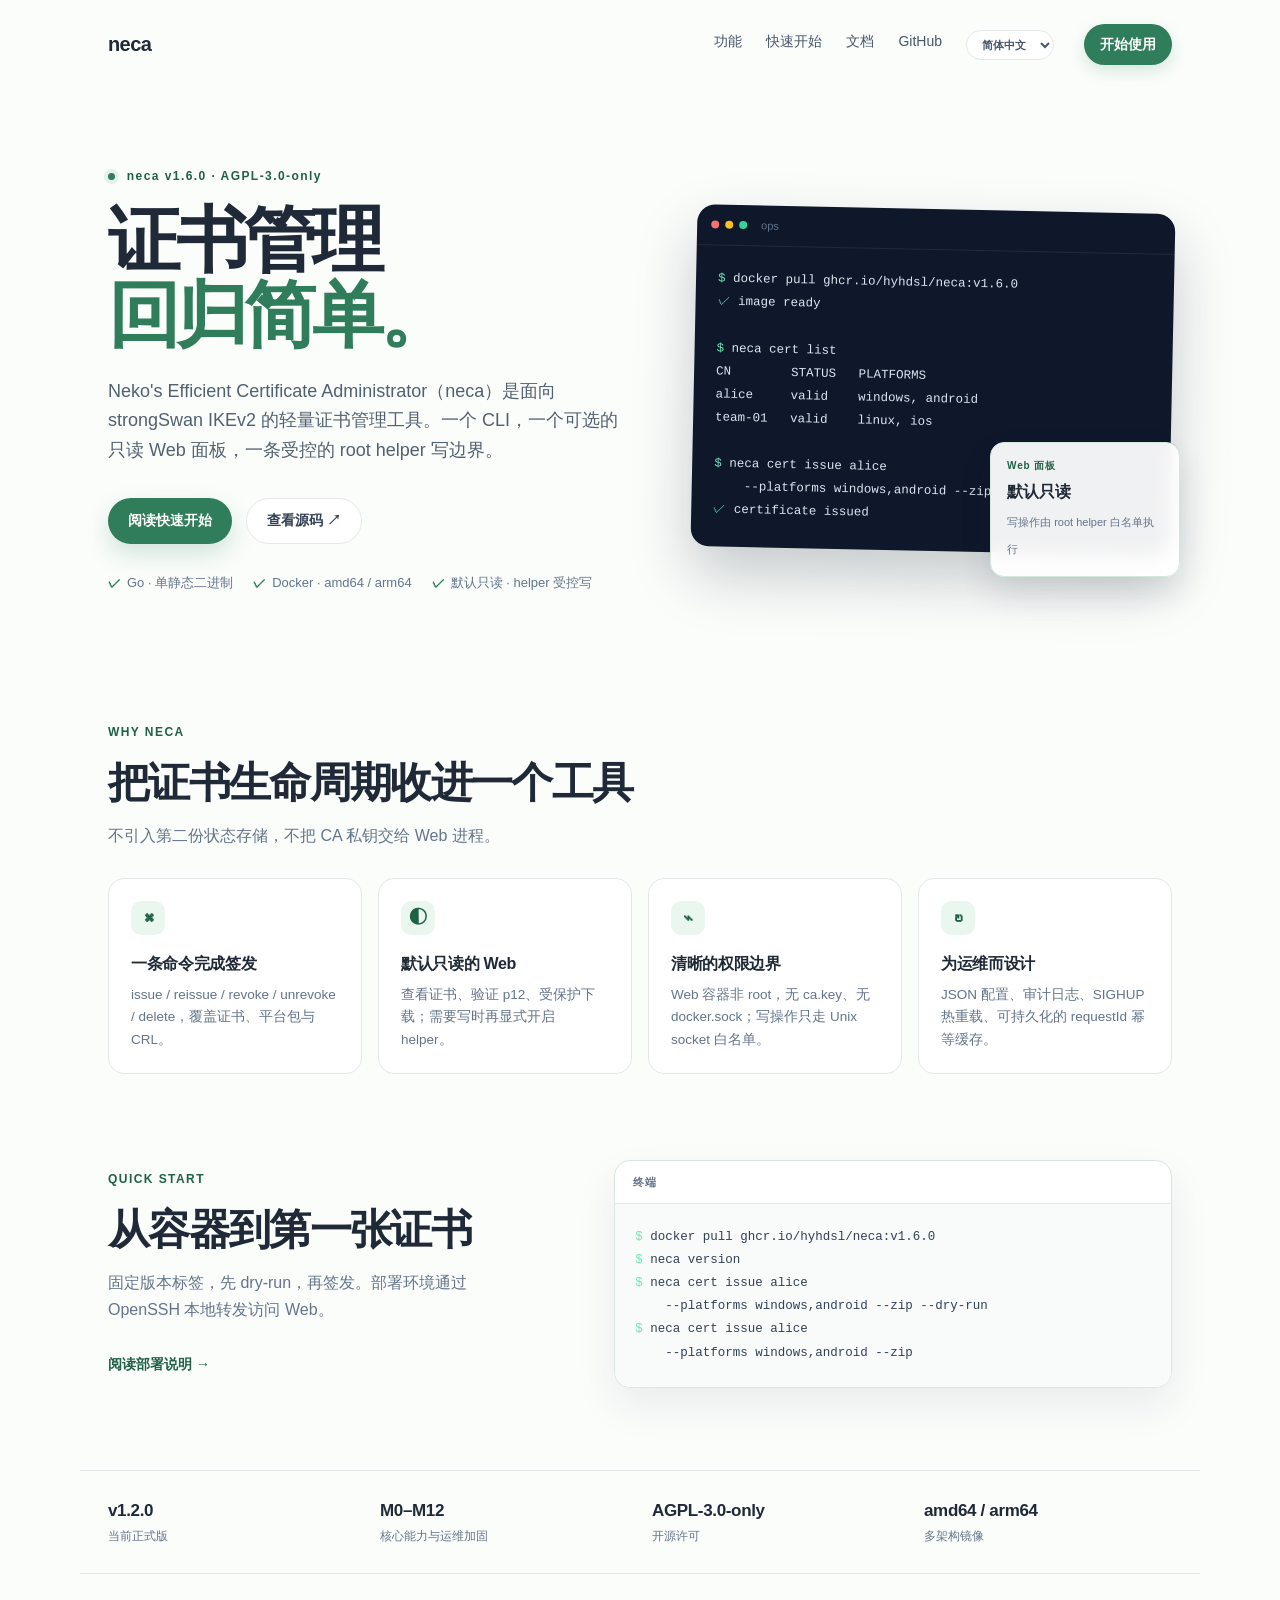
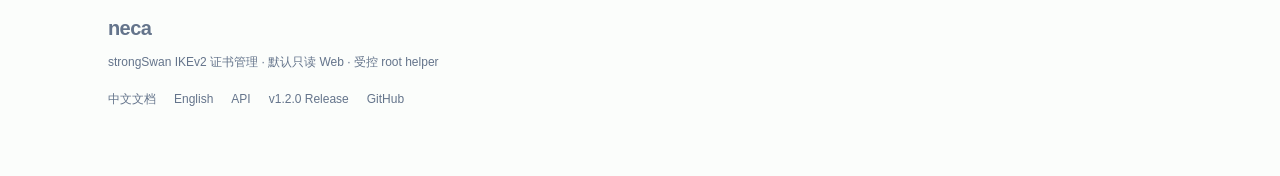
<file: docs/help/index.html>
<!doctype html>
<html lang="zh-CN">
<head>
  <meta charset="utf-8">
  <meta name="viewport" content="width=device-width, initial-scale=1">
  <meta name="description" content="Neko's Efficient Certificate Administrator（neca）：面向 strongSwan IKEv2 的证书管理工具。CLI、只读 Web 面板、受控 root helper。">
  <meta name="theme-color" content="#2f7d5a">
  <title>neca · Neko's Efficient Certificate Administrator</title>
  <link rel="alternate" hreflang="zh-CN" href="https://neca.nekobiglazyer.work/">
  <link rel="alternate" hreflang="en" href="https://neca.nekobiglazyer.work/?lang=en">
  <link rel="alternate" hreflang="zh-Hant-TW" href="https://neca.nekobiglazyer.work/?lang=zh-TW">
  <link rel="stylesheet" href="home.css">
</head>
<body>
  <header class="site-nav">
    <a class="brand" href="/">neca</a>
    <nav aria-label="主导航">
      <a href="#features" data-i18n="nav.features">功能</a>
      <a href="#quickstart" data-i18n="nav.quickstart">快速开始</a>
      <a href="/zh/" data-doc-link="/zh/" data-i18n="nav.docs">文档</a>
      <a href="https://github.com/hyhdsl/neca" rel="noopener" data-i18n="nav.github">GitHub</a>
      <select class="lang-toggle" id="langSelect" aria-label="Language">
        <option value="zh">简体中文</option>
        <option value="zh-TW">繁體中文</option>
        <option value="en">English</option>
      </select>
    </nav>
    <a class="nav-cta" href="/zh/#/getting-started" data-doc-link="/zh/#/getting-started" data-i18n="nav.cta">开始使用</a>
  </header>

  <main>
    <section class="hero">
      <div class="hero-copy">
        <p class="eyebrow"><span class="dot"></span> neca v1.6.0 · AGPL-3.0-only</p>
        <h1 data-i18n-html="hero.title">证书管理<br><em>回归简单。</em></h1>
        <p class="lead" data-i18n="hero.lead">Neko's Efficient Certificate Administrator（neca）是面向 strongSwan IKEv2 的轻量证书管理工具。一个 CLI，一个可选的只读 Web 面板，一条受控的 root helper 写边界。</p>
        <div class="actions">
          <a class="button primary" href="/zh/#/getting-started" data-doc-link="/zh/#/getting-started" data-i18n="hero.start">阅读快速开始</a>
          <a class="button ghost" href="https://github.com/hyhdsl/neca" rel="noopener" data-i18n="hero.source">查看源码 ↗</a>
        </div>
        <ul class="hero-points">
          <li data-i18n="hero.point.go">Go · 单静态二进制</li>
          <li data-i18n="hero.point.docker">Docker · amd64 / arm64</li>
          <li data-i18n="hero.point.safe">默认只读 · helper 受控写</li>
        </ul>
      </div>
      <div class="hero-visual" aria-hidden="true">
        <div class="terminal">
          <div class="terminal-bar"><span></span><span></span><span></span><b>ops</b></div>
          <pre><code><span class="prompt">$</span> docker pull ghcr.io/hyhdsl/neca:v1.6.0
<span class="ok">✓</span> image ready

<span class="prompt">$</span> neca cert list
CN        STATUS   PLATFORMS
alice     valid    windows, android
team-01   valid    linux, ios

<span class="prompt">$</span> neca cert issue alice
    --platforms windows,android --zip
<span class="ok">✓</span> certificate issued
</code></pre>
        </div>
        <div class="floating-card">
          <span class="card-kicker" data-i18n="hero.panel">Web 面板</span>
          <strong data-i18n="hero.readonly">默认只读</strong>
          <small data-i18n="hero.helper">写操作由 root helper 白名单执行</small>
        </div>
      </div>
    </section>

    <section id="features" class="section">
      <div class="section-head">
        <p class="eyebrow" data-i18n="features.kicker">WHY NECA</p>
        <h2 data-i18n="features.title">把证书生命周期收进一个工具</h2>
        <p data-i18n="features.lead">不引入第二份状态存储，不把 CA 私钥交给 Web 进程。</p>
      </div>
      <div class="feature-grid">
        <article class="feature">
          <div class="feature-icon">⌘</div>
          <h3 data-i18n="feature.issue.title">一条命令完成签发</h3>
          <p data-i18n="feature.issue.body">issue / reissue / revoke / unrevoke / delete，覆盖证书、平台包与 CRL。</p>
        </article>
        <article class="feature">
          <div class="feature-icon">◐</div>
          <h3 data-i18n="feature.web.title">默认只读的 Web</h3>
          <p data-i18n="feature.web.body">查看证书、验证 p12、受保护下载；需要写时再显式开启 helper。</p>
        </article>
        <article class="feature">
          <div class="feature-icon">⌁</div>
          <h3 data-i18n="feature.boundary.title">清晰的权限边界</h3>
          <p data-i18n="feature.boundary.body">Web 容器非 root，无 ca.key、无 docker.sock；写操作只走 Unix socket 白名单。</p>
        </article>
        <article class="feature">
          <div class="feature-icon">↻</div>
          <h3 data-i18n="feature.ops.title">为运维而设计</h3>
          <p data-i18n="feature.ops.body">JSON 配置、审计日志、SIGHUP 热重载、可持久化的 requestId 幂等缓存。</p>
        </article>
      </div>
    </section>

    <section id="quickstart" class="quickstart">
      <div class="quickstart-copy">
        <p class="eyebrow" data-i18n="quick.kicker">QUICK START</p>
        <h2 data-i18n="quick.title">从容器到第一张证书</h2>
        <p data-i18n="quick.lead">固定版本标签，先 dry-run，再签发。部署环境通过 OpenSSH 本地转发访问 Web。</p>
        <a class="text-link" href="/zh/#/install" data-doc-link="/zh/#/install" data-i18n="quick.link">阅读部署说明 →</a>
      </div>
      <div class="code-card">
        <div class="code-title" data-i18n="quick.terminal">终端</div>
        <pre><code><span class="prompt">$</span> docker pull ghcr.io/hyhdsl/neca:v1.6.0
<span class="prompt">$</span> neca version
<span class="prompt">$</span> neca cert issue alice
    --platforms windows,android --zip --dry-run
<span class="prompt">$</span> neca cert issue alice
    --platforms windows,android --zip
</code></pre>
      </div>
    </section>

    <section class="stats">
      <div><strong>v1.2.0</strong><span data-i18n="stats.current">当前正式版</span></div>
      <div><strong>M0–M12</strong><span data-i18n="stats.milestones">核心能力与运维加固</span></div>
      <div><strong>AGPL-3.0-only</strong><span data-i18n="stats.license">开源许可</span></div>
      <div><strong>amd64 / arm64</strong><span data-i18n="stats.arch">多架构镜像</span></div>
    </section>
  </main>

  <footer class="site-footer">
    <div class="footer-brand">neca</div>
    <p data-i18n="footer.tagline">strongSwan IKEv2 证书管理 · 默认只读 Web · 受控 root helper</p>
    <div class="footer-links">
      <a href="/zh/" data-i18n="footer.docs">中文文档</a>
      <a href="/en/" data-i18n="footer.english">English</a>
      <a href="/zh/#/api" data-doc-link="/zh/#/api" data-i18n="footer.api">API</a>
      <a href="https://github.com/hyhdsl/neca/releases/tag/v1.2.0" rel="noopener" data-i18n="footer.release">v1.2.0 Release</a>
      <a href="https://github.com/hyhdsl/neca" rel="noopener" data-i18n="footer.github">GitHub</a>
    </div>
  </footer>

  <script>
    (function () {
      var copy = {
        zh: {
          "nav.features": "功能",
          "nav.quickstart": "快速开始",
          "nav.docs": "文档",
          "nav.github": "GitHub",
          "nav.cta": "开始使用",
          "hero.title": "证书管理<br><em>回归简单。</em>",
          "hero.lead": "Neko's Efficient Certificate Administrator（neca）是面向 strongSwan IKEv2 的轻量证书管理工具。一个 CLI，一个可选的只读 Web 面板，一条受控的 root helper 写边界。",
          "hero.start": "阅读快速开始",
          "hero.source": "查看源码 ↗",
          "hero.point.go": "Go · 单静态二进制",
          "hero.point.docker": "Docker · amd64 / arm64",
          "hero.point.safe": "默认只读 · helper 受控写",
          "hero.panel": "Web 面板",
          "hero.readonly": "默认只读",
          "hero.helper": "写操作由 root helper 白名单执行",
          "features.kicker": "WHY NECA",
          "features.title": "把证书生命周期收进一个工具",
          "features.lead": "不引入第二份状态存储，不把 CA 私钥交给 Web 进程。",
          "feature.issue.title": "一条命令完成签发",
          "feature.issue.body": "issue / reissue / revoke / unrevoke / delete，覆盖证书、平台包与 CRL。",
          "feature.web.title": "默认只读的 Web",
          "feature.web.body": "查看证书、验证 p12、受保护下载；需要写时再显式开启 helper。",
          "feature.boundary.title": "清晰的权限边界",
          "feature.boundary.body": "Web 容器非 root，无 ca.key、无 docker.sock；写操作只走 Unix socket 白名单。",
          "feature.ops.title": "为运维而设计",
          "feature.ops.body": "JSON 配置、审计日志、SIGHUP 热重载、可持久化的 requestId 幂等缓存。",
          "quick.kicker": "QUICK START",
          "quick.title": "从容器到第一张证书",
          "quick.lead": "固定版本标签，先 dry-run，再签发。部署环境通过 OpenSSH 本地转发访问 Web。",
          "quick.link": "阅读部署说明 →",
          "quick.terminal": "终端",
          "stats.current": "当前正式版",
          "stats.milestones": "核心能力与运维加固",
          "stats.license": "开源许可",
          "stats.arch": "多架构镜像",
          "footer.tagline": "strongSwan IKEv2 证书管理 · 默认只读 Web · 受控 root helper",
          "footer.docs": "中文文档",
          "footer.english": "English",
          "footer.api": "API",
          "footer.release": "v1.2.0 Release",
          "footer.github": "GitHub"
        },
        "zh-TW": {
          "nav.features": "功能",
          "nav.quickstart": "快速開始",
          "nav.docs": "文件",
          "nav.github": "GitHub",
          "nav.cta": "開始使用",
          "hero.title": "憑證管理<br><em>回歸簡單。</em>",
          "hero.lead": "Neko's Efficient Certificate Administrator（neca）是面向 strongSwan IKEv2 的輕量憑證管理工具。一個 CLI、一個選用的唯讀 Web 面板，以及一條受控的 root helper 寫入邊界。",
          "hero.start": "閱讀快速開始",
          "hero.source": "查看原始碼 ↗",
          "hero.point.go": "Go · 單一靜態二進位檔",
          "hero.point.docker": "Docker · amd64 / arm64",
          "hero.point.safe": "預設唯讀 · helper 受控寫入",
          "hero.panel": "Web 面板",
          "hero.readonly": "預設唯讀",
          "hero.helper": "寫入由 root helper 白名單執行",
          "features.kicker": "WHY NECA",
          "features.title": "把憑證生命週期收進一個工具",
          "features.lead": "不引入第二份狀態儲存，不把 CA 私鑰交給 Web 程式。",
          "feature.issue.title": "一條命令完成簽發",
          "feature.issue.body": "簽發 / 重新簽發 / 撤銷 / 取消撤銷 / 刪除，涵蓋憑證、平台套件與 CRL。",
          "feature.web.title": "預設唯讀的 Web",
          "feature.web.body": "檢視憑證、驗證 p12、受保護下載；需要寫入時再明確啟用 helper。",
          "feature.boundary.title": "清晰的權限邊界",
          "feature.boundary.body": "Web 容器非 root，無 ca.key、無 docker.sock；寫入只走 Unix socket 白名單。",
          "feature.ops.title": "為維運而設計",
          "feature.ops.body": "JSON 設定、稽核日誌、SIGHUP 熱重載、可持久化的 requestId 冪等快取。",
          "quick.kicker": "QUICK START",
          "quick.title": "從容器到第一張憑證",
          "quick.lead": "固定版本標籤，先 dry-run，再簽發。部署環境透過 OpenSSH 本機轉送存取 Web。",
          "quick.link": "閱讀部署說明 →",
          "quick.terminal": "終端機",
          "stats.current": "目前正式版",
          "stats.milestones": "核心能力與維運強化",
          "stats.license": "開源授權",
          "stats.arch": "多架構映像",
          "footer.tagline": "strongSwan IKEv2 憑證管理 · 預設唯讀 Web · 受控 root helper",
          "footer.docs": "繁體中文文件",
          "footer.english": "English",
          "footer.api": "API",
          "footer.release": "v1.2.0 Release",
          "footer.github": "GitHub"
        },
        en: {
          "nav.features": "Features",
          "nav.quickstart": "Quick start",
          "nav.docs": "Docs",
          "nav.github": "GitHub",
          "nav.cta": "Get started",
          "hero.title": "Certificate management<br><em>made simple.</em>",
          "hero.lead": "Neko's Efficient Certificate Administrator (neca) is a lightweight certificate manager for strongSwan IKEv2. One CLI, an optional read-only web panel, and a controlled root helper for writes.",
          "hero.start": "Read the quick start",
          "hero.source": "View source ↗",
          "hero.point.go": "Go · single static binary",
          "hero.point.docker": "Docker · amd64 / arm64",
          "hero.point.safe": "Read-only by default · controlled writes",
          "hero.panel": "Web panel",
          "hero.readonly": "Read-only by default",
          "hero.helper": "Writes go through a narrow root-helper allowlist",
          "features.kicker": "WHY NECA",
          "features.title": "One tool for the certificate lifecycle",
          "features.lead": "No second state store. The CA private key never reaches the web process.",
          "feature.issue.title": "Issue in one command",
          "feature.issue.body": "issue / reissue / revoke / unrevoke / delete, covering certificates, platform bundles and the CRL.",
          "feature.web.title": "Read-only by default",
          "feature.web.body": "Inspect certificates, verify p12 files and serve protected downloads; enable writes only when needed.",
          "feature.boundary.title": "Clear privilege boundaries",
          "feature.boundary.body": "The web container is non-root and has no ca.key or docker.sock. Writes go only through a Unix-socket allowlist.",
          "feature.ops.title": "Built for operations",
          "feature.ops.body": "JSON config, audit logs, SIGHUP hot reload and a persistent requestId idempotency cache.",
          "quick.kicker": "QUICK START",
          "quick.title": "From container to first certificate",
          "quick.lead": "Pin the version, dry-run first, then issue. Use OpenSSH local forwarding for the web panel in your deployment.",
          "quick.link": "Read deployment notes →",
          "quick.terminal": "Terminal",
          "stats.current": "Current release",
          "stats.milestones": "Core features and hardening",
          "stats.license": "Open-source license",
          "stats.arch": "Multi-arch images",
          "footer.tagline": "strongSwan IKEv2 certificate management · read-only web · controlled root helper",
          "footer.docs": "中文",
          "footer.english": "English",
          "footer.api": "API",
          "footer.release": "v1.2.0 Release",
          "footer.github": "GitHub"
        }
      };
      var select = document.getElementById("langSelect");
      function apply(lang) {
        var dict = copy[lang] || copy.zh;
        document.documentElement.lang = lang === "en" ? "en" : (lang === "zh-TW" ? "zh-Hant-TW" : "zh-CN");
        Array.prototype.forEach.call(document.querySelectorAll("[data-i18n]"), function (el) {
          var value = dict[el.getAttribute("data-i18n")];
          if (value) el.textContent = value;
        });
        Array.prototype.forEach.call(document.querySelectorAll("[data-i18n-html]"), function (el) {
          var value = dict[el.getAttribute("data-i18n-html")];
          if (value) el.innerHTML = value;
        });
        Array.prototype.forEach.call(document.querySelectorAll("[data-doc-link]"), function (el) {
          var base = el.getAttribute("data-doc-link");
          var target = base;
          if (lang === "en") target = base.replace(/^\/zh\//, "/en/");
          else if (lang === "zh-TW") target = base.replace(/^\/zh\//, "/zh-TW/");
          else if (base === "/en/") target = "/zh/";
          el.setAttribute("href", target);
        });
        document.title = "neca · Neko's Efficient Certificate Administrator";
        var desc = document.querySelector('meta[name="description"]');
        if (desc) desc.setAttribute("content", lang === "en"
          ? "Neko's Efficient Certificate Administrator (neca): a lightweight strongSwan IKEv2 certificate manager with a CLI, read-only web panel and controlled root helper."
          : (lang === "zh-TW"
            ? "Neko's Efficient Certificate Administrator（neca）：面向 strongSwan IKEv2 的憑證管理工具。CLI、唯讀 Web 面板、受控 root helper。"
            : "Neko's Efficient Certificate Administrator（neca）：面向 strongSwan IKEv2 的证书管理工具。CLI、只读 Web 面板、受控 root helper。"));
        if (select) select.value = lang;
        try { localStorage.setItem("neca_home_lang", lang); } catch (e) {}
        var url = new URL(window.location.href);
        if (lang === "zh") url.searchParams.delete("lang");
        else url.searchParams.set("lang", lang);
        window.history.replaceState({}, "", url.toString());
      }
      if (select) select.addEventListener("change", function () { apply(select.value); });
      var params = new URLSearchParams(window.location.search);
      var saved = null;
      try { saved = localStorage.getItem("neca_home_lang"); } catch (e) {}
      var initial = params.get("lang");
      if (initial !== "en" && initial !== "zh" && initial !== "zh-TW") initial = (saved === "en" || saved === "zh-TW") ? saved : "zh";
      apply(initial);
    })();
  </script>
</body>
</html>
</file>
<file: docs/help/home.css>
:root {
  --ink: #1f2937;
  --muted: #64748b;
  --line: #e5e7eb;
  --paper: #fbfdfb;
  --green: #2f7d5a;
  --green-deep: #206146;
  --mint: #eaf7ef;
  --code: #0f172a;
  --code-muted: #94a3b8;
  --max: 1120px;
}

* { box-sizing: border-box; }
html { scroll-behavior: smooth; }
body {
  margin: 0;
  color: var(--ink);
  background: var(--paper);
  font-family: -apple-system, BlinkMacSystemFont, "Segoe UI", "PingFang SC",
    "Hiragino Sans GB", "Microsoft YaHei", "Noto Sans CJK SC", sans-serif;
  line-height: 1.65;
}
a { color: inherit; text-decoration: none; }

.site-nav {
  max-width: var(--max);
  margin: 0 auto;
  padding: 24px 28px;
  display: flex;
  align-items: center;
  gap: 30px;
}
.brand, .footer-brand {
  display: inline-flex;
  align-items: center;
  gap: 10px;
  font-weight: 800;
  letter-spacing: -.03em;
  font-size: 20px;
}
.site-nav nav {
  display: flex;
  gap: 24px;
  margin-left: auto;
  font-size: 14px;
  color: #475569;
}
.site-nav nav a:hover { color: var(--green-deep); }
.lang-toggle {
  padding: 7px 11px;
  border: 1px solid var(--line);
  border-radius: 999px;
  background: #fff;
  color: #475569;
  font: inherit;
  font-size: 11px;
  font-weight: 800;
  line-height: 1;
  cursor: pointer;
}
.lang-toggle:hover { border-color: #b8d8c6; color: var(--green-deep); }
.nav-cta {
  padding: 9px 16px;
  border-radius: 999px;
  background: var(--green);
  color: #fff;
  font-size: 14px;
  font-weight: 700;
  box-shadow: 0 6px 16px rgba(47,125,90,.18);
}
.nav-cta:hover { background: var(--green-deep); }

.hero {
  max-width: var(--max);
  margin: 0 auto;
  padding: 78px 28px 92px;
  display: grid;
  grid-template-columns: 1.05fr .95fr;
  align-items: center;
  gap: 58px;
}
.eyebrow {
  margin: 0 0 16px;
  color: var(--green-deep);
  font-size: 12px;
  font-weight: 800;
  letter-spacing: .12em;
}
.eyebrow .dot {
  display: inline-block;
  width: 7px;
  height: 7px;
  margin-right: 7px;
  border-radius: 50%;
  background: var(--green);
  box-shadow: 0 0 0 4px rgba(47,125,90,.1);
}
h1 {
  margin: 0;
  font-size: clamp(44px, 6vw, 72px);
  line-height: 1.04;
  letter-spacing: -.055em;
}
h1 em { color: var(--green); font-style: normal; }
.lead {
  max-width: 520px;
  margin: 24px 0 0;
  color: #52606f;
  font-size: 18px;
}
.actions { display: flex; align-items: center; gap: 14px; margin-top: 32px; flex-wrap: wrap; }
.button {
  display: inline-flex;
  align-items: center;
  justify-content: center;
  min-height: 46px;
  padding: 0 20px;
  border-radius: 999px;
  font-size: 14px;
  font-weight: 700;
  transition: .16s ease;
}
.button.primary { color: #fff; background: var(--green); box-shadow: 0 10px 24px rgba(47,125,90,.2); }
.button.primary:hover { background: var(--green-deep); transform: translateY(-1px); }
.button.ghost { color: #334155; border: 1px solid var(--line); background: #fff; }
.button.ghost:hover { border-color: #b8d8c6; color: var(--green-deep); }
.hero-points {
  display: flex;
  gap: 20px;
  flex-wrap: wrap;
  padding: 0;
  margin: 28px 0 0;
  list-style: none;
  color: #64748b;
  font-size: 13px;
}
.hero-points li::before { content: "✓"; color: var(--green); margin-right: 6px; font-weight: 800; }

.hero-visual { position: relative; }
.terminal {
  overflow: hidden;
  border-radius: 18px;
  background: var(--code);
  box-shadow: 0 28px 60px rgba(15,23,42,.22);
  transform: rotate(1.2deg);
}
.terminal-bar {
  display: flex;
  align-items: center;
  gap: 6px;
  padding: 11px 14px;
  border-bottom: 1px solid rgba(255,255,255,.08);
  color: #64748b;
  font-size: 11px;
}
.terminal-bar span { width: 8px; height: 8px; border-radius: 50%; background: #334155; }
.terminal-bar span:nth-child(1) { background: #f87171; }
.terminal-bar span:nth-child(2) { background: #fbbf24; }
.terminal-bar span:nth-child(3) { background: #34d399; }
.terminal-bar b { margin-left: 8px; font-weight: 500; }
pre {
  margin: 0;
  padding: 22px 22px 24px;
  overflow-x: auto;
  color: #dbe6f0;
  font: 12.5px/1.85 "SFMono-Regular", Consolas, "Liberation Mono", monospace;
}
.prompt { color: #6ee7b7; }
.ok { color: #6ee7b7; }
.floating-card {
  position: absolute;
  right: -8px;
  bottom: -26px;
  width: 190px;
  padding: 15px 16px;
  border: 1px solid #d4e9dc;
  border-radius: 14px;
  background: rgba(255,255,255,.94);
  box-shadow: 0 16px 32px rgba(31,41,55,.12);
  backdrop-filter: blur(8px);
}
.floating-card span { display: block; color: var(--green-deep); font-size: 10px; font-weight: 800; letter-spacing: .08em; }
.floating-card strong { display: block; margin: 4px 0 3px; font-size: 16px; }
.floating-card small { color: #64748b; line-height: 1.45; font-size: 11px; }

.section { max-width: var(--max); margin: 0 auto; padding: 38px 28px 12px; }
.section-head { max-width: 620px; margin-bottom: 28px; }
h2 { margin: 0; font-size: clamp(28px, 3.6vw, 42px); line-height: 1.15; letter-spacing: -.04em; }
.section-head p:last-child, .quickstart-copy p:not(.eyebrow) { color: #64748b; font-size: 16px; }
.feature-grid { display: grid; grid-template-columns: repeat(4, 1fr); gap: 16px; }
.feature {
  padding: 22px;
  border: 1px solid var(--line);
  border-radius: 16px;
  background: #fff;
  transition: .18s ease;
}
.feature:hover { border-color: #c6e5d3; box-shadow: 0 14px 30px rgba(47,125,90,.08); transform: translateY(-2px); }
.feature-icon {
  display: grid;
  place-items: center;
  width: 34px;
  height: 34px;
  border-radius: 10px;
  color: var(--green-deep);
  background: var(--mint);
  font-size: 18px;
  font-weight: 700;
}
.feature h3 { margin: 16px 0 7px; font-size: 16px; letter-spacing: -.02em; }
.feature p { margin: 0; color: #64748b; font-size: 13.5px; }

.quickstart {
  max-width: var(--max);
  margin: 74px auto 0;
  padding: 0 28px;
  display: grid;
  grid-template-columns: .9fr 1.1fr;
  gap: 50px;
  align-items: center;
}
.quickstart-copy p { max-width: 420px; }
.text-link { display: inline-block; margin-top: 14px; color: var(--green-deep); font-weight: 700; font-size: 14px; }
.code-card {
  overflow: hidden;
  border-radius: 16px;
  border: 1px solid #dbe6e0;
  background: #fff;
  box-shadow: 0 18px 40px rgba(31,41,55,.08);
}
.code-title { padding: 12px 18px; border-bottom: 1px solid var(--line); color: #64748b; font-size: 11px; font-weight: 700; letter-spacing: .06em; text-transform: uppercase; }
.code-card pre { color: #334155; background: #f8fbf9; padding: 22px 20px; }

.stats {
  max-width: var(--max);
  margin: 82px auto 0;
  padding: 26px 28px;
  display: grid;
  grid-template-columns: repeat(4, 1fr);
  gap: 24px;
  border-top: 1px solid var(--line);
  border-bottom: 1px solid var(--line);
}
.stats div { display: flex; flex-direction: column; gap: 2px; }
.stats strong { font-size: 17px; letter-spacing: -.02em; }
.stats span { color: #64748b; font-size: 12px; }

.site-footer {
  max-width: var(--max);
  margin: 0 auto;
  padding: 38px 28px 54px;
  color: #64748b;
  font-size: 12px;
}
.site-footer p { margin: 8px 0 18px; }
.footer-links { display: flex; flex-wrap: wrap; gap: 18px; }
.footer-links a:hover { color: var(--green-deep); }

@media (max-width: 900px) {
  .hero { grid-template-columns: 1fr; padding-top: 44px; }
  .hero-visual { margin-top: 20px; }
  .feature-grid { grid-template-columns: repeat(2, 1fr); }
  .quickstart { grid-template-columns: 1fr; gap: 26px; margin-top: 52px; }
}
@media (max-width: 680px) {
  .site-nav { flex-wrap: wrap; gap: 14px; padding: 18px 20px; }
  .site-nav nav { order: 3; width: 100%; gap: 16px; overflow-x: auto; padding-top: 4px; }
  .nav-cta { margin-left: auto; }
  .hero, .section, .quickstart, .site-footer { padding-left: 20px; padding-right: 20px; }
  .hero { padding-bottom: 64px; }
  h1 { font-size: 46px; }
  .lead { font-size: 16px; }
  .floating-card { right: 6px; bottom: -22px; }
  .feature-grid { grid-template-columns: 1fr; }
  .stats { grid-template-columns: repeat(2, 1fr); margin-top: 58px; }
}
</file>
